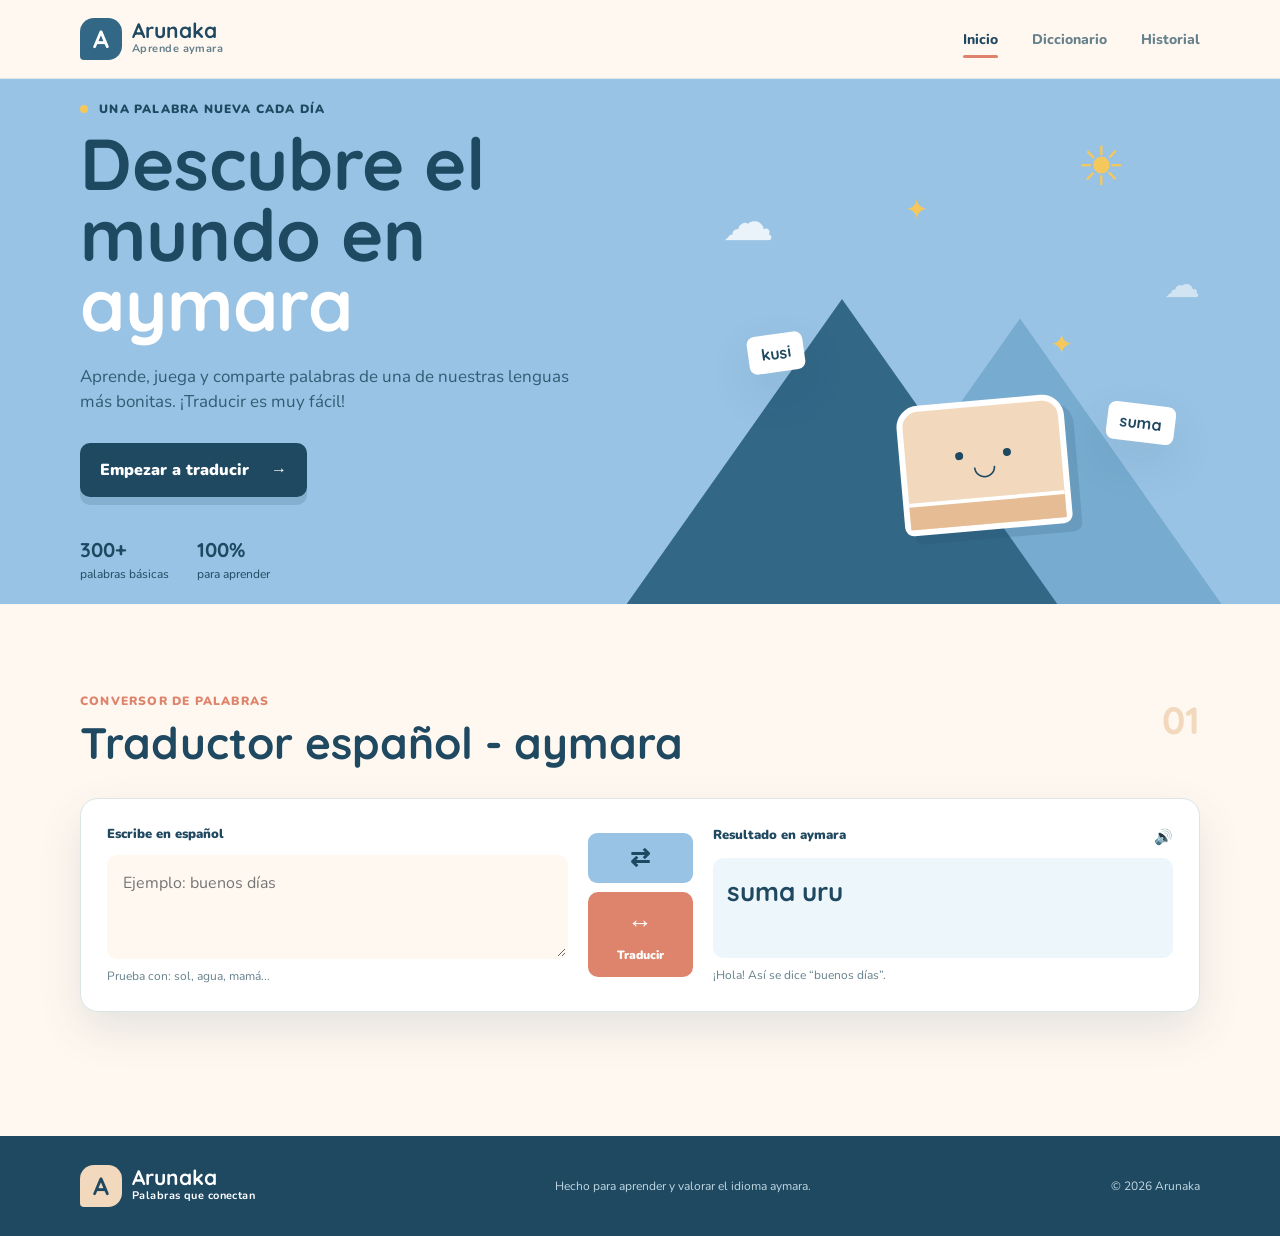
<file: index.html>
<!doctype html>
<html lang="es">
<head>
  <meta charset="UTF-8">
  <meta name="viewport" content="width=device-width, initial-scale=1.0">
  <meta name="description" content="Arunaka, traductor español-aymara para niños de nivel primario.">
  <title>Arunaka | Aprende aymara jugando</title>
  <link rel="preconnect" href="https://fonts.googleapis.com">
  <link rel="preconnect" href="https://fonts.gstatic.com" crossorigin>
  <link href="https://fonts.googleapis.com/css2?family=Nunito:wght@400;600;700;800;900&family=Quicksand:wght@600;700&display=swap" rel="stylesheet">
  <link rel="stylesheet" href="style.css">
</head>
<body>
  <header class="site-header">
    <div class="container nav-wrap">
      <a class="brand" href="#inicio" aria-label="Arunaka, ir al inicio">
        <span class="brand-mark" aria-hidden="true">A</span>
        <span><strong>Arunaka</strong><small>Aprende aymara</small></span>
      </a>
      <nav class="main-nav" aria-label="Navegación principal">
        <a class="nav-link active" href="#inicio" data-tab="inicio">Inicio</a>
        <a class="nav-link" href="#diccionario" data-tab="diccionario">Diccionario</a>
        <a class="nav-link" href="#historial" data-tab="historial">Historial</a>
      </nav>
      <button class="menu-toggle" type="button" aria-expanded="false" aria-controls="main-menu" aria-label="Abrir menú">☰</button>
    </div>
  </header>

  <main>
    <section id="inicio" class="hero-section tab-panel" data-tab-panel="inicio">
      <div class="container hero-grid">
        <div class="hero-copy">
          <p class="eyebrow"><span class="sun-dot"></span> Una palabra nueva cada día</p>
          <h1>Descubre el mundo en <span>aymara</span></h1>
          <p class="hero-text">Aprende, juega y comparte palabras de una de nuestras lenguas más bonitas. ¡Traducir es muy fácil!</p>
          <a class="primary-button" href="#traductor">Empezar a traducir <span aria-hidden="true">→</span></a>
          <div class="hero-stats" aria-label="Características de Arunaka">
            <span><b>300+</b> palabras básicas</span>
            <span><b>100%</b> para aprender</span>
          </div>
        </div>
        <div class="hero-art" aria-label="Ilustración de aprendizaje aymara" role="img">
          <div class="mountain mountain-back"></div><div class="mountain mountain-front"></div>
          <div class="sun">☀</div><div class="cloud cloud-one">☁</div><div class="cloud cloud-two">☁</div>
          <div class="book-character"><span class="book-face">◡</span><span class="book-page"></span></div>
          <span class="art-word word-one">kusi</span><span class="art-word word-two">suma</span>
          <span class="star star-one">✦</span><span class="star star-two">✦</span>
        </div>
      </div>
    </section>

    <section id="traductor" class="translator-section section-pad tab-panel" data-tab-panel="inicio">
      <div class="container">
        <div class="section-heading"><div><p class="eyebrow">Conversor de palabras</p><h2 id="translator-title">Traductor español - aymara</h2></div><span class="section-number">01</span></div>
        <div class="translator-card">
          <div class="language-box"><label id="input-language-label" for="spanish-input">Escribe en español</label><textarea id="spanish-input" rows="3" placeholder="Ejemplo: buenos días" autocomplete="off"></textarea><span class="input-hint" id="input-hint">Prueba con: sol, agua, mamá...</span></div>
          <div class="translator-actions"><button id="switch-languages" class="switch-button" type="button" aria-label="Cambiar dirección de traducción" title="Cambiar dirección">⇄</button><button id="translate-button" class="translate-button" type="button" aria-label="Traducir palabra">↔<span>Traducir</span></button></div>
          <div class="language-box result-box"><label id="output-language-label" for="aymara-output">Resultado en aymara <span class="speaker" id="speak-button" role="button" tabindex="0" aria-label="Escuchar traducción">🔊</span></label><div id="aymara-output" class="translation-output" aria-live="polite">suma uru</div><span class="input-hint" id="translation-note">¡Hola! Así se dice “buenos días”.</span></div>
        </div>
        <p id="translation-feedback" class="feedback" role="status"></p>
      </div>
    </section>

    <section id="diccionario" class="dictionary-section section-pad tab-panel" data-tab-panel="diccionario" hidden>
      <div class="container">
        <div class="section-heading"><div><p class="eyebrow">Explora y aprende</p><h2>Diccionario ilustrado</h2><p class="section-description">Busca una palabra y descubre cómo se dice en aymara.</p></div><span class="section-number">02</span></div>
        <div class="dictionary-toolbar"><label class="search-field"><span aria-hidden="true">⌕</span><input id="dictionary-search" type="search" placeholder="Buscar una palabra..." autocomplete="off"></label><div class="category-tabs" role="group" aria-label="Filtrar por categoría"><button class="category-tab active" type="button" data-category="Todos">Todos</button><button class="category-tab" type="button" data-category="Naturaleza">Naturaleza</button><button class="category-tab" type="button" data-category="Animales">Animales</button><button class="category-tab" type="button" data-category="Familia">Familia</button><button class="category-tab" type="button" data-category="Alimentos">Alimentos</button><button class="category-tab" type="button" data-category="Hogar">Hogar</button><button class="category-tab" type="button" data-category="Lugares y transporte">Lugares y transporte</button><button class="category-tab" type="button" data-category="Saludos y expresiones">Saludos y expresiones</button><button class="category-tab" type="button" data-category="Cualidades y colores">Cualidades y colores</button><button class="category-tab" type="button" data-category="Números">Números</button><button class="category-tab" type="button" data-category="Ubicación">Ubicación</button><button class="category-tab" type="button" data-category="Acciones">Acciones</button><button class="category-tab" type="button" data-category="Escuela">Escuela</button><button class="category-tab" type="button" data-category="Cuerpo y salud">Cuerpo y salud</button><button class="category-tab" type="button" data-category="Cultura">Cultura</button><button class="category-tab" type="button" data-category="Otros">Otros</button></div></div>
        <div id="dictionary-grid" class="dictionary-grid"></div>
        <p id="empty-dictionary" class="empty-state" hidden>No encontramos esa palabra. Prueba con otra búsqueda.</p>
      </div>
    </section>

    <section id="historial" class="history-section section-pad tab-panel" data-tab-panel="historial" hidden>
      <div class="container">
        <div class="section-heading"><div><p class="eyebrow">Tus palabras</p><h2>Historial de aprendizaje</h2><p class="section-description">Aquí aparecen tus búsquedas recientes y tus palabras favoritas.</p></div><span class="section-number">03</span></div>
        <div class="history-layout"><div class="history-panel"><div class="panel-title"><h3>Recientes</h3><button id="clear-history" class="text-button" type="button">Limpiar historial</button></div><div id="history-list" class="history-list"></div><p id="empty-history" class="empty-state">Todavía no tienes búsquedas. ¡Explora el diccionario!</p></div><aside class="favorites-panel"><div class="panel-title"><h3>Favoritos <span aria-hidden="true">♥</span></h3></div><div id="favorites-list" class="favorites-list"></div><p id="empty-favorites" class="empty-state">Guarda palabras con el corazón para verlas aquí.</p></aside></div>
      </div>
    </section>
  </main>

  <footer class="site-footer"><div class="container footer-wrap"><div class="brand footer-brand"><span class="brand-mark" aria-hidden="true">A</span><span><strong>Arunaka</strong><small>Palabras que conectan</small></span></div><p>Hecho para aprender y valorar el idioma aymara.</p><p>© <span id="current-year"></span> Arunaka</p></div></footer>
  <script src="script.js"></script>

  <div>
    
  </div>
</body>
</html>
</file>
<file: style.css>
:root {
  --blue: #99c3e4;
  --blue-deep: #326786;
  --blue-ink: #1f4861;
  --cream: #f2d9bd;
  --cream-light: #fff8f0;
  --coral: #df846c;
  --yellow: #f5c85b;
  --ink: #243a45;
  --muted: #66808c;
  --white: #ffffff;
  --line: #dbe5e6;
  --shadow: 0 18px 45px rgba(31, 72, 97, .12);
}
* { box-sizing: border-box; }
html { scroll-behavior: smooth; }
body { margin: 0; color: var(--ink); background: var(--cream-light); font-family: 'Nunito', sans-serif; line-height: 1.5; }
button, input, textarea { font: inherit; }
button, a { -webkit-tap-highlight-color: transparent; }
a { color: inherit; text-decoration: none; }
.container { width: min(1120px, calc(100% - 40px)); margin: auto; }
.site-header { position: sticky; top: 0; z-index: 5; background: rgba(255, 248, 240, .94); border-bottom: 1px solid rgba(219, 229, 230, .8); backdrop-filter: blur(12px); }
.nav-wrap, .footer-wrap { display: flex; align-items: center; justify-content: space-between; min-height: 78px; }
.brand { display: flex; align-items: center; gap: 10px; }
.brand-mark { display: grid; place-items: center; width: 42px; height: 42px; color: var(--white); background: var(--blue-deep); border-radius: 14px 14px 14px 4px; font-family: 'Quicksand', sans-serif; font-size: 25px; font-weight: 700; }
.brand strong, .brand small { display: block; }.brand strong { color: var(--blue-ink); font-family: 'Quicksand', sans-serif; font-size: 21px; line-height: 1; }.brand small { color: var(--muted); font-size: 11px; font-weight: 700; letter-spacing: .04em; }
.main-nav { display: flex; gap: 34px; color: var(--muted); font-size: 14px; font-weight: 800; }.nav-link { position: relative; padding: 8px 0; }.nav-link.active, .nav-link:hover { color: var(--blue-ink); }.nav-link.active::after { position: absolute; right: 0; bottom: 0; left: 0; height: 3px; background: var(--coral); border-radius: 3px; content: ''; }
.menu-toggle { display: none; border: 0; background: transparent; color: var(--blue-ink); font-size: 24px; }
.hero-section { overflow: hidden; background: var(--blue); }.hero-grid { display: grid; grid-template-columns: 1fr .9fr; align-items: center; min-height: 525px; gap: 48px; }.eyebrow { margin: 0 0 10px; color: var(--coral); font-size: 12px; font-weight: 900; letter-spacing: .1em; text-transform: uppercase; }.hero-section .eyebrow { color: var(--blue-ink); }.sun-dot { display: inline-block; width: 8px; height: 8px; margin-right: 7px; border-radius: 50%; background: var(--yellow); }.hero-copy h1 { max-width: 600px; margin: 0; color: var(--blue-ink); font-family: 'Quicksand', sans-serif; font-size: clamp(42px, 6vw, 72px); letter-spacing: 0; line-height: .98; }.hero-copy h1 span { color: var(--white); }.hero-text { max-width: 490px; margin: 24px 0 28px; color: #315d74; font-size: 17px; }.primary-button, .translate-button { border: 0; cursor: pointer; font-weight: 900; transition: transform .2s, box-shadow .2s; }.primary-button { display: inline-flex; align-items: center; gap: 22px; padding: 15px 20px; color: var(--white); background: var(--blue-ink); border-radius: 10px; box-shadow: 0 8px 0 rgba(31, 72, 97, .16); }.primary-button:hover, .translate-button:hover { transform: translateY(-3px); box-shadow: 0 11px 18px rgba(31, 72, 97, .18); }.hero-stats { display: flex; gap: 28px; margin-top: 38px; color: var(--blue-ink); font-size: 12px; }.hero-stats b { display: block; font-family: 'Quicksand', sans-serif; font-size: 20px; }
.hero-art { position: relative; align-self: stretch; min-height: 525px; }.sun { position: absolute; top: 48px; right: 75px; color: var(--yellow); font-size: 54px; }.cloud { position: absolute; color: var(--white); font-size: 52px; opacity: .8; }.cloud-one { top: 105px; left: 30px; }.cloud-two { top: 180px; right: 0; font-size: 36px; opacity: .55; }.mountain { position: absolute; bottom: -35px; width: 0; height: 0; border-right: 240px solid transparent; border-bottom: 340px solid var(--blue-deep); border-left: 240px solid transparent; }.mountain-back { right: -60px; bottom: -80px; border-bottom-color: #77acd0; transform: scale(1.15); }.mountain-front { left: -90px; }.book-character { position: absolute; bottom: 74px; left: 41%; z-index: 1; width: 168px; height: 130px; padding-top: 38px; color: var(--blue-ink); background: var(--cream); border: 6px solid var(--white); border-radius: 22px 22px 9px 9px; box-shadow: 9px 9px 0 rgba(31, 72, 97, .16); text-align: center; transform: rotate(-5deg); }.book-character::before, .book-character::after { position: absolute; top: 44px; width: 8px; height: 8px; border-radius: 50%; background: var(--blue-ink); content: ''; }.book-character::before { left: 50px; }.book-character::after { right: 50px; }.book-face { font-size: 28px; }.book-page { position: absolute; right: 0; bottom: 0; left: 0; height: 27px; border-top: 4px solid var(--white); background: #e6bc94; }.art-word { position: absolute; z-index: 2; padding: 7px 13px; color: var(--blue-ink); background: var(--white); border-radius: 8px; font-family: 'Quicksand', sans-serif; font-weight: 700; box-shadow: var(--shadow); }.word-one { top: 255px; left: 11%; transform: rotate(-8deg); }.word-two { top: 325px; right: 5%; transform: rotate(7deg); }.star { position: absolute; z-index: 2; color: var(--yellow); font-size: 28px; }.star-one { top: 245px; right: 25%; }.star-two { top: 110px; left: 42%; }
.section-pad { padding: 88px 0; }.section-heading { display: flex; justify-content: space-between; align-items: flex-start; margin-bottom: 32px; }.section-heading h2 { margin: 0; color: var(--blue-ink); font-family: 'Quicksand', sans-serif; font-size: clamp(30px, 4vw, 44px); line-height: 1.05; }.section-description { margin: 10px 0 0; color: var(--muted); }.section-number { color: var(--cream); font-family: 'Quicksand', sans-serif; font-size: 38px; font-weight: 700; }
.tab-panel[hidden] { display: none; }
.translator-section { background: var(--cream-light); }.translator-card { display: grid; grid-template-columns: 1fr 105px 1fr; align-items: center; gap: 20px; padding: 26px; background: var(--white); border: 1px solid var(--line); border-radius: 18px; box-shadow: var(--shadow); }.language-box label { display: flex; justify-content: space-between; margin-bottom: 10px; color: var(--blue-ink); font-size: 13px; font-weight: 900; }.language-box textarea { display: block; width: 100%; resize: vertical; min-height: 100px; padding: 14px; color: var(--ink); background: var(--cream-light); border: 2px solid transparent; border-radius: 10px; outline: 0; }.language-box textarea:focus { border-color: var(--blue); }.input-hint { display: block; margin-top: 8px; color: var(--muted); font-size: 12px; }.translator-actions { display: grid; gap: 9px; }.switch-button { padding: 7px; color: var(--blue-ink); background: var(--blue); border: 0; border-radius: 9px; cursor: pointer; font-size: 24px; font-weight: 900; }.translate-button { display: grid; justify-items: center; gap: 3px; padding: 13px 10px; color: var(--white); background: var(--coral); border-radius: 10px; font-size: 25px; }.translate-button span { font-size: 12px; }.translation-output { min-height: 100px; padding: 14px; color: var(--blue-ink); background: #edf6fb; border-radius: 10px; font-family: 'Quicksand', sans-serif; font-size: 26px; font-weight: 700; }.speaker { cursor: pointer; font-size: 15px; }.feedback { min-height: 22px; margin: 14px 0 0; color: var(--coral); font-size: 13px; font-weight: 700; }
.dictionary-section { background: var(--white); }.dictionary-toolbar { display: flex; justify-content: space-between; align-items: center; gap: 18px; margin-bottom: 28px; }.search-field { display: flex; align-items: center; width: min(360px, 100%); gap: 9px; padding: 11px 14px; background: var(--cream-light); border: 1px solid var(--line); border-radius: 10px; color: var(--blue-ink); font-size: 22px; }.search-field input { width: 100%; border: 0; outline: 0; background: transparent; font-size: 14px; }.category-tabs { display: flex; flex-wrap: wrap; justify-content: flex-end; gap: 7px; }.category-tab { padding: 8px 13px; color: var(--muted); background: transparent; border: 1px solid var(--line); border-radius: 20px; cursor: pointer; font-size: 12px; font-weight: 800; }.category-tab.active, .category-tab:hover { color: var(--blue-ink); background: var(--blue); border-color: var(--blue); }.dictionary-grid { display: grid; grid-template-columns: repeat(4, 1fr); gap: 16px; }.word-card { position: relative; padding: 16px; border: 1px solid var(--line); border-radius: 14px; background: var(--cream-light); transition: transform .2s, box-shadow .2s; }.word-card:hover { transform: translateY(-4px); box-shadow: var(--shadow); }.word-image { display: grid; place-items: center; width: 100%; height: 85px; margin-bottom: 13px; padding: 0; overflow: hidden; background: var(--blue); border: 0; border-radius: 10px; font-size: 43px; }.word-card h3 { margin: 0; color: var(--blue-ink); font-family: 'Quicksand', sans-serif; font-size: 20px; }.word-card p { margin: 1px 0 0; color: var(--muted); font-size: 13px; }..word-card .favorite-button { position: absolute; top: 13px; right: 13px; border: 0; cursor: pointer; color: var(--white); background: rgba(31, 72, 97, .35); border-radius: 50%; font-size: 15px; }.favorite-button.is-favorite { color: var(--coral); background: var(--white); }.empty-state { color: var(--muted); font-size: 14px; }.dictionary-grid + .empty-state { text-align: center; }
.history-section { background: var(--cream); }.history-layout { display: grid; grid-template-columns: 1.35fr .65fr; gap: 20px; }.history-panel, .favorites-panel { padding: 26px; background: rgba(255, 255, 255, .72); border-radius: 16px; }.panel-title { display: flex; align-items: center; justify-content: space-between; margin-bottom: 18px; }.panel-title h3 { margin: 0; color: var(--blue-ink); font-family: 'Quicksand', sans-serif; font-size: 21px; }.panel-title h3 span { color: var(--coral); }.text-button { padding: 0; border: 0; color: var(--coral); background: transparent; cursor: pointer; font-size: 12px; font-weight: 800; }.history-row, .favorite-row { display: flex; align-items: center; justify-content: space-between; gap: 10px; padding: 13px 0; border-top: 1px solid rgba(102, 128, 140, .2); }.history-word, .favorite-word { display: flex; align-items: center; gap: 11px; }.history-icon { display: grid; place-items: center; width: 34px; height: 34px; border-radius: 8px; background: var(--blue); font-size: 19px; }.history-word strong, .favorite-word strong { display: block; color: var(--blue-ink); }.history-word small, .favorite-word small { color: var(--muted); font-size: 12px; }.row-heart { border: 0; cursor: pointer; color: var(--coral); background: transparent; font-size: 20px; }.site-footer { color: var(--white); background: var(--blue-ink); }.footer-wrap { min-height: 100px; gap: 30px; }.footer-brand .brand-mark { color: var(--blue-ink); background: var(--cream); }.footer-brand strong, .footer-brand small { color: var(--white); }.site-footer p { margin: 0; color: #c1d9e3; font-size: 12px; }
 .word-card .favorite-button { position: absolute; top: 13px; right: 13px; border: 0; cursor: pointer; color: var(--white); background: rgba(31, 72, 97, .35); border-radius: 50%; font-size: 15px; }
@media (max-width: 800px) { .main-nav { display: none; position: absolute; top: 77px; right: 20px; left: 20px; flex-direction: column; gap: 5px; padding: 12px 18px; background: var(--white); border: 1px solid var(--line); border-radius: 10px; box-shadow: var(--shadow); }.main-nav.open { display: flex; }.menu-toggle { display: block; }.hero-grid { grid-template-columns: 1fr; min-height: auto; padding-top: 70px; }.hero-art { min-height: 340px; margin-top: -20px; }.section-pad { padding: 64px 0; }.translator-card { grid-template-columns: 1fr; }.translator-actions { grid-template-columns: 70px 1fr; }.translate-button { display: inline-flex; align-items: center; justify-content: center; width: 100%; }.dictionary-toolbar { align-items: stretch; flex-direction: column; }.search-field { width: 100%; }.category-tabs { justify-content: flex-start; }.dictionary-grid { grid-template-columns: repeat(2, 1fr); }.history-layout { grid-template-columns: 1fr; }.footer-wrap { align-items: flex-start; flex-direction: column; justify-content: center; padding: 25px 0; gap: 12px; } }
@media (max-width: 430px) { .container { width: min(100% - 28px, 1120px); }.hero-copy h1 { font-size: 45px; }.hero-art { transform: scale(.88); transform-origin: top center; margin-bottom: -40px; }.dictionary-grid { gap: 10px; }.word-card { padding: 11px; }.word-image { height: 70px; }.history-panel, .favorites-panel, .translator-card { padding: 18px; }.section-number { font-size: 27px; } }
.word-concept { display: block; margin-top: 9px; color: var(--muted); font-size: 11px; line-height: 1.35; }.word-concept strong { color: var(--blue-ink); }
.word-image { display: flex; align-items: center; justify-content: center; width: 100%; padding: 0; overflow: hidden; }.word-image-file { display: block; width: 100%; height: 100%; object-fit: contain; object-position: center; background: rgba(255, 255, 255, .2); border-radius: inherit; }.history-image { display: block; width: 100%; height: 100%; object-fit: contain; object-position: center; border-radius: inherit; }
</file>
